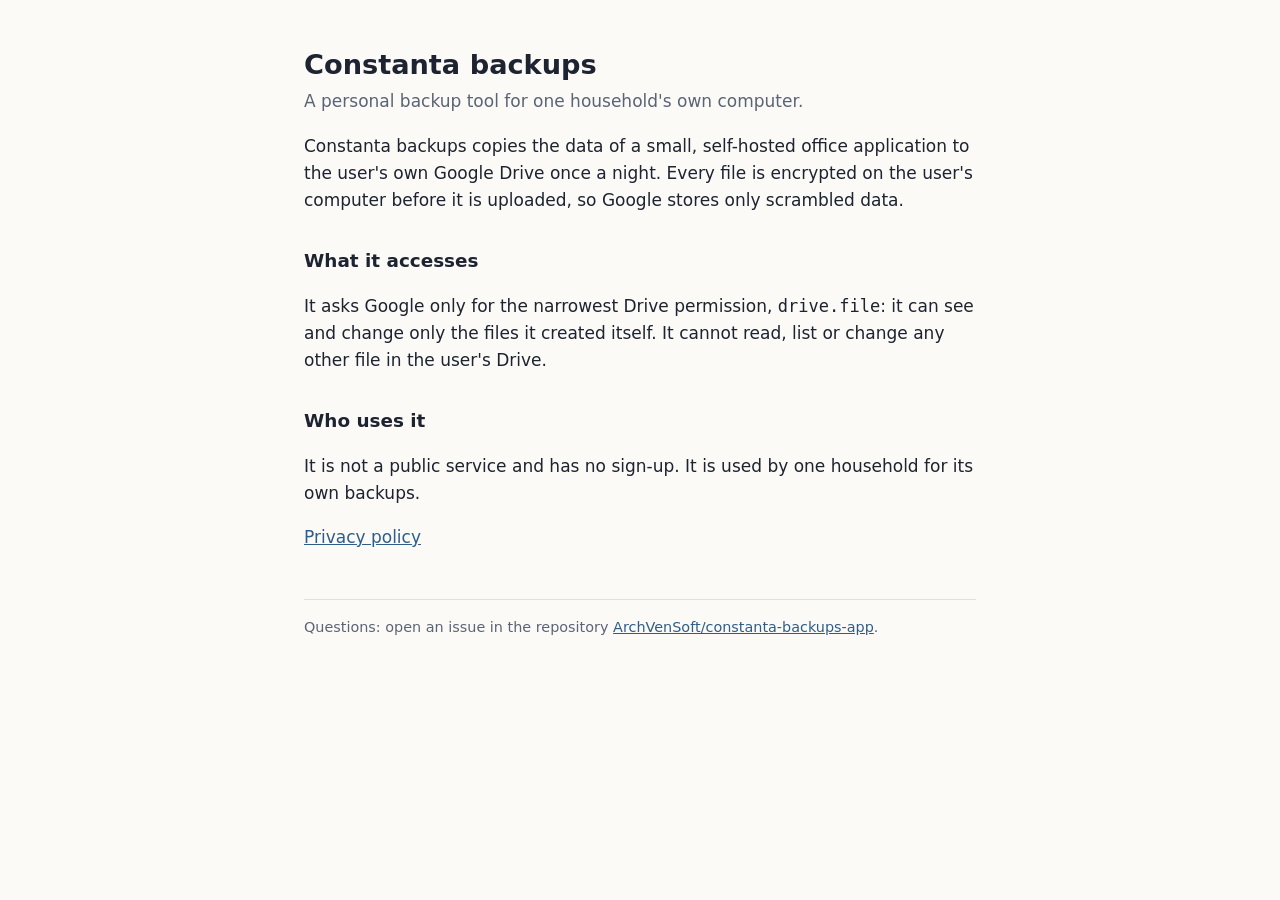
<file: index.html>
<!doctype html>
<html lang="en">
<head>
<meta charset="utf-8">
<meta name="viewport" content="width=device-width, initial-scale=1">
<title>Constanta backups</title>
<link rel="stylesheet" href="style.css">
</head>
<body>
<main>
<h1>Constanta backups</h1>
<p class="lead">A personal backup tool for one household's own computer.</p>

<p>Constanta backups copies the data of a small, self-hosted office application to the user's own Google Drive once a
night. Every file is encrypted on the user's computer before it is uploaded, so Google stores only scrambled data.</p>

<h2>What it accesses</h2>
<p>It asks Google only for the narrowest Drive permission, <code>drive.file</code>: it can see and change only the files
it created itself. It cannot read, list or change any other file in the user's Drive.</p>

<h2>Who uses it</h2>
<p>It is not a public service and has no sign-up. It is used by one household for its own backups.</p>

<p><a href="privacy.html">Privacy policy</a></p>

<footer>Questions: open an issue in the repository
<a href="https://github.com/ArchVenSoft/constanta-backups-app">ArchVenSoft/constanta-backups-app</a>.</footer>
</main>
</body>
</html>
</file>
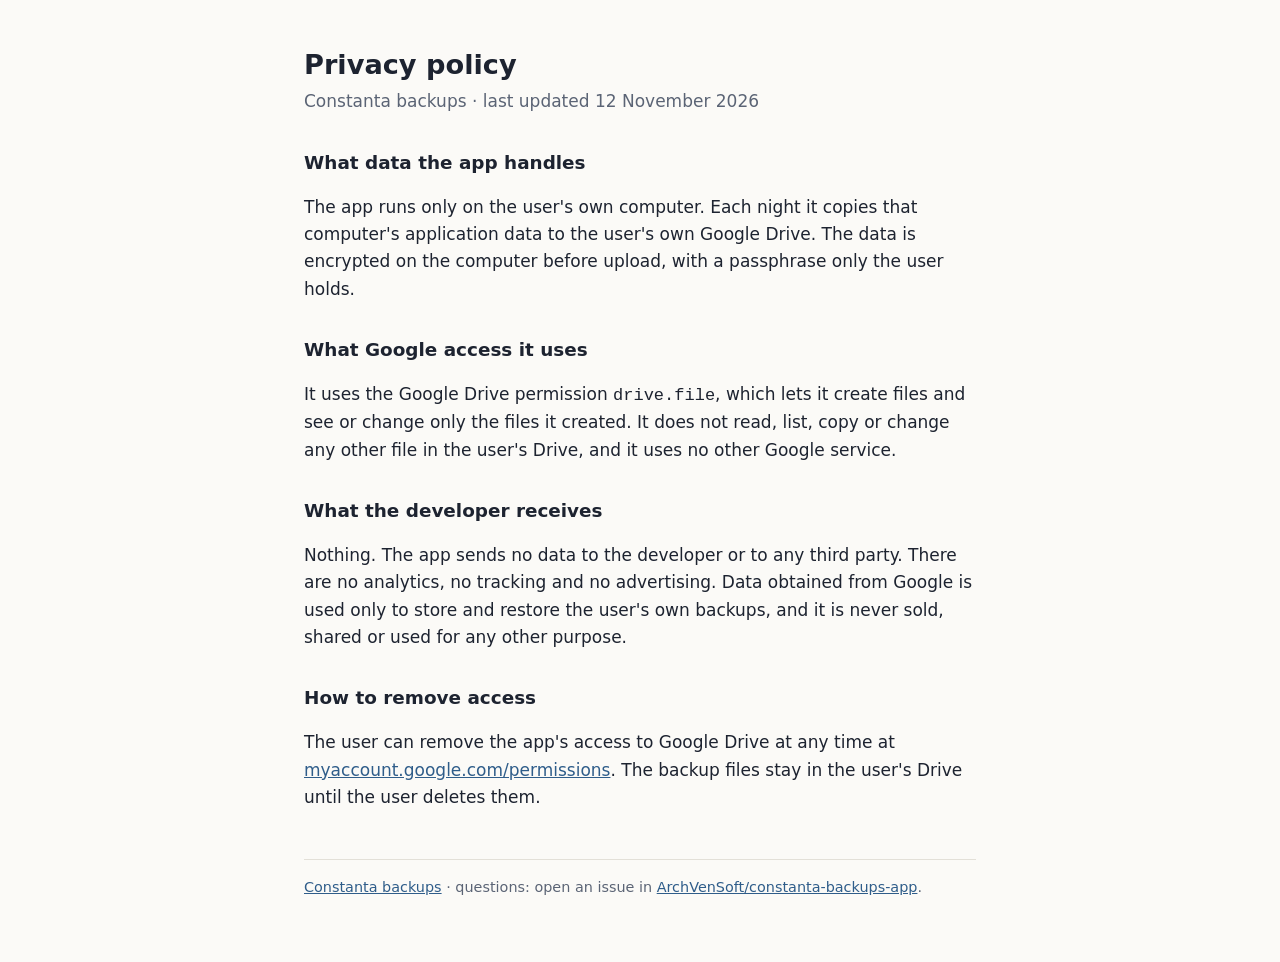
<file: privacy.html>
<!doctype html>
<html lang="en">
<head>
<meta charset="utf-8">
<meta name="viewport" content="width=device-width, initial-scale=1">
<title>Constanta backups — privacy policy</title>
<link rel="stylesheet" href="style.css">
</head>
<body>
<main>
<h1>Privacy policy</h1>
<p class="lead">Constanta backups · last updated 12 November 2026</p>

<h2>What data the app handles</h2>
<p>The app runs only on the user's own computer. Each night it copies that computer's application data to the user's own
Google Drive. The data is encrypted on the computer before upload, with a passphrase only the user holds.</p>

<h2>What Google access it uses</h2>
<p>It uses the Google Drive permission <code>drive.file</code>, which lets it create files and see or change only the files
it created. It does not read, list, copy or change any other file in the user's Drive, and it uses no other Google
service.</p>

<h2>What the developer receives</h2>
<p>Nothing. The app sends no data to the developer or to any third party. There are no analytics, no tracking and no
advertising. Data obtained from Google is used only to store and restore the user's own backups, and it is never sold,
shared or used for any other purpose.</p>

<h2>How to remove access</h2>
<p>The user can remove the app's access to Google Drive at any time at
<a href="https://myaccount.google.com/permissions">myaccount.google.com/permissions</a>. The backup files stay in the
user's Drive until the user deletes them.</p>

<footer><a href="index.html">Constanta backups</a> · questions: open an issue in
<a href="https://github.com/ArchVenSoft/constanta-backups-app">ArchVenSoft/constanta-backups-app</a>.</footer>
</main>
</body>
</html>
</file>
<file: style.css>
:root { --bg: #fbfaf7; --fg: #1d2330; --muted: #5b6475; --line: #e3e0d8; --accent: #2f5d8a; }
@media (prefers-color-scheme: dark) { :root { --bg: #14171d; --fg: #e8e6e1; --muted: #a2a9b6; --line: #2a2f39; --accent: #8fb6dd; } }
body { margin: 0; background: var(--bg); color: var(--fg); font: 17px/1.6 system-ui, -apple-system, "Segoe UI", sans-serif; }
main { max-width: 42rem; margin: 0 auto; padding: 3rem max(16px, env(safe-area-inset-left, 0px)) 4rem; }
h1 { font-size: 1.7rem; line-height: 1.25; margin: 0 0 .4rem; }
h2 { font-size: 1.15rem; margin: 2rem 0 .4rem; }
p, li { color: var(--fg); }
.lead { color: var(--muted); margin-top: 0; }
a { color: var(--accent); }
footer { margin-top: 3rem; padding-top: 1rem; border-top: 1px solid var(--line); color: var(--muted); font-size: .9rem; }
</file>
